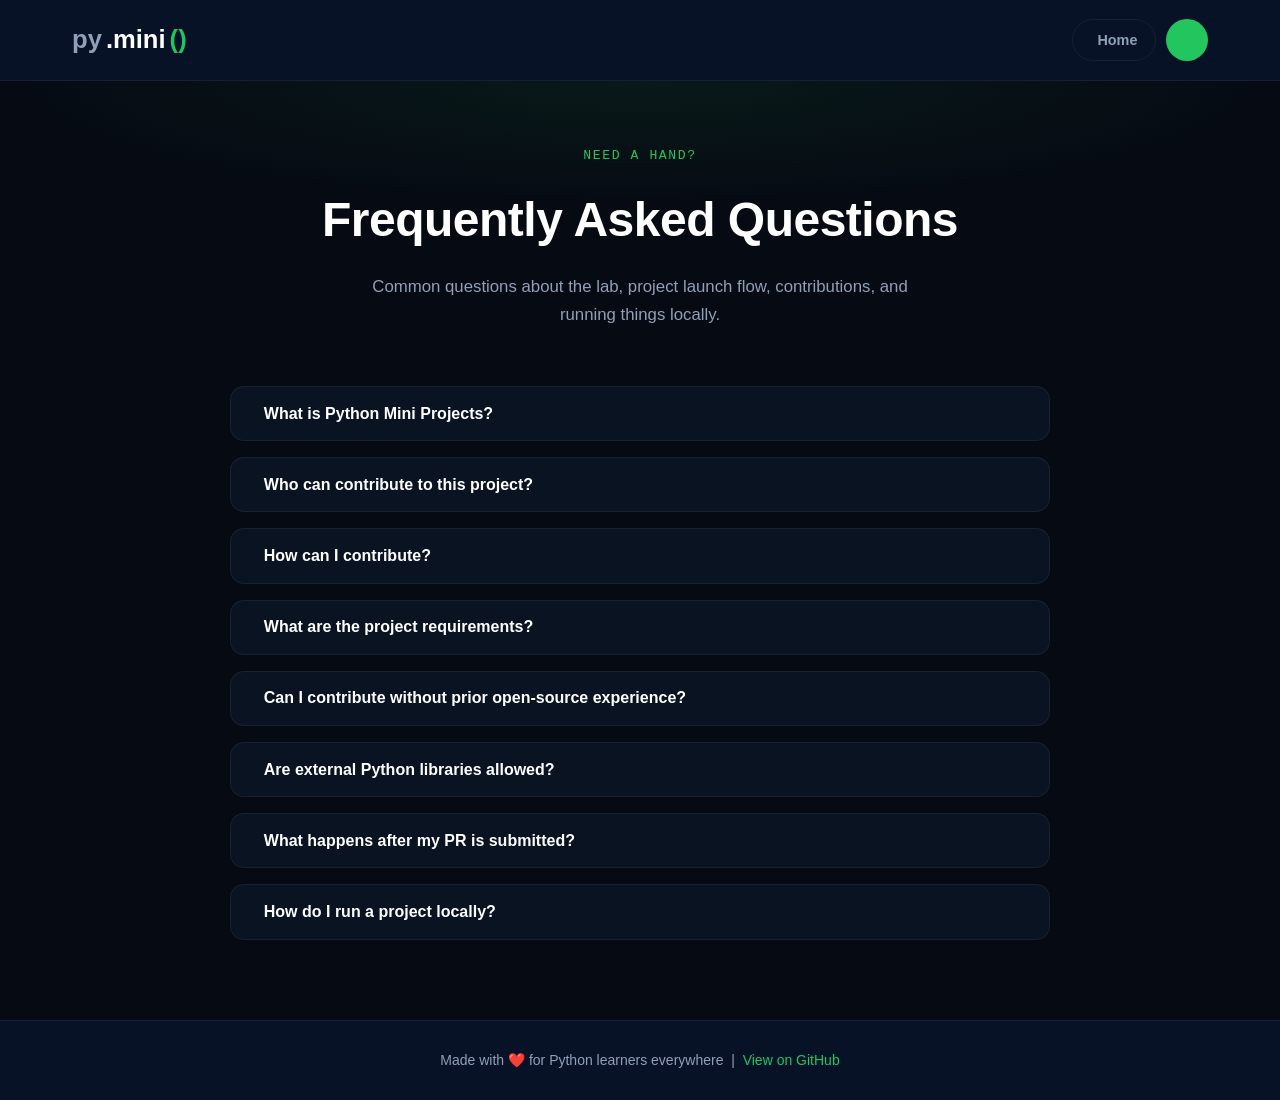
<file: web-app/faq.html>
<!DOCTYPE html>
<html lang="en">
<head>
    <meta charset="UTF-8">
    <meta name="viewport" content="width=device-width, initial-scale=1.0">
    <meta name="description" content="Frequently Asked Questions about Python Mini Projects — contributions, requirements, GSSoC participation, and running projects locally.">
    <meta name="color-scheme" content="dark light">
    <meta id="themeColorMeta" name="theme-color" content="#0f172a">
    <meta http-equiv="Content-Security-Policy" content="default-src 'self'; script-src 'self' 'unsafe-inline' https://cdn.jsdelivr.net; style-src 'self' 'unsafe-inline' https://fonts.googleapis.com; font-src 'self' https://fonts.gstatic.com; img-src 'self' data:; connect-src 'self' https://pyodide-cdn2.iodide.io; base-uri 'self'; form-action 'self'">
    <meta property="og:type" content="website">
    <meta property="og:url" content="https://steam-bell-92.github.io/python-mini-project/faq.html">
    <meta property="og:title" content="FAQ - Python Mini Projects">
    <meta property="og:description" content="Frequently Asked Questions about Python Mini Projects — contributions, requirements, GSSoC participation, and running projects locally.">
    <meta property="og:site_name" content="py.mini() lab">
    <meta name="twitter:card" content="summary_large_image">
    <meta name="twitter:url" content="https://steam-bell-92.github.io/python-mini-project/faq.html">
    <meta name="twitter:title" content="FAQ - Python Mini Projects">
    <meta name="twitter:description" content="Frequently Asked Questions about Python Mini Projects — contributions, requirements, GSSoC participation, and running projects locally.">
    <link rel="canonical" href="https://steam-bell-92.github.io/python-mini-project/faq.html">
    <title>FAQ - Python Mini Projects</title>
    <link rel="icon" href="assets/favicon.svg" type="image/svg+xml">
    <script type="application/ld+json">
    {"@context":"https://schema.org","@type":"FAQPage","name":"FAQ - py.mini() Lab","url":"https://steam-bell-92.github.io/python-mini-project/faq.html","publisher":{"@type":"Organization","name":"py.mini() lab"}}
    </script>
    <link rel="preconnect" href="https://fonts.googleapis.com">
    <link rel="preconnect" href="https://fonts.gstatic.com" crossorigin>
    <link href="https://fonts.googleapis.com/css2?family=IBM+Plex+Mono:wght@400;600&family=Space+Grotesk:wght@600;700&display=swap" rel="stylesheet">
    <link rel="stylesheet" href="https://cdnjs.cloudflare.com/ajax/libs/font-awesome/6.4.0/css/all.min.css"
    integrity="sha384-iYQieczLE1ZYcx91pNAt4whAqKhW2ED8oBkFkXhNRCGF7GcCQBQb0or7TGoBMgo"
    crossorigin="anonymous">
    <style>
        :root {
            --bg-main:#060b13; --bg-card:#0a1322; --bg-header:#071227;
            --text-primary:#ffffff; --text-muted:#8fa0b7;
            --accent:#22c55e; --accent-dim:rgba(34,197,94,.12);
            --border:rgba(255,255,255,.06); --code-bg:#0d1b2a;
        }
        html[data-theme="light"] {
            --bg-main:#f8fafc; --bg-card:#ffffff; --bg-header:#ffffff;
            --text-primary:#0f172a; --text-muted:#475569;
            --accent:#16a34a; --accent-dim:rgba(22,163,74,.1);
            --border:#e2e8f0; --code-bg:#f1f5f9;
        }
        *,*::before,*::after{box-sizing:border-box;margin:0;padding:0}
        body{background:var(--bg-main);color:var(--text-primary);font-family:'Segoe UI',Roboto,sans-serif;line-height:1.7;transition:background .3s,color .3s}

        /* Header */
        .faq-header{background:var(--bg-header);border-bottom:1px solid var(--border);position:sticky;top:0;z-index:1000;transition:background .3s,border-color .3s}
        .header-inner{max-width:1200px;margin:0 auto;padding:0 2rem;height:80px;display:flex;justify-content:space-between;align-items:center;gap:1rem}
        .logo-wrap{display:flex;align-items:center;gap:4px;text-decoration:none;font-family:'Space Grotesk',sans-serif;font-size:1.6rem;font-weight:700}
        .logo-py{color:var(--text-muted)} .logo-mini{color:var(--text-primary)} .logo-parens{color:var(--accent)}
        .header-controls{display:flex;align-items:center;gap:10px}
        .btn-back,.btn-theme{height:42px;display:inline-flex;align-items:center;justify-content:center;border-radius:50px;cursor:pointer;font-family:'Space Grotesk',sans-serif;font-weight:600;font-size:.9rem;transition:all .2s ease;text-decoration:none;border:1px solid var(--border)}
        .btn-back{padding:0 1.1rem;background:transparent;color:var(--text-muted);gap:.45rem}
        .btn-back:hover{color:var(--accent);border-color:var(--accent);transform:translateY(-1px)}
        .btn-theme{width:42px;background:var(--accent);color:#fff;border-color:transparent;font-size:1rem}
        .btn-theme:hover{transform:translateY(-2px) scale(1.07)}

        /* Hero */
        .faq-hero{text-align:center;padding:4rem 1rem 2.5rem;position:relative}
        .faq-hero::before{content:'';position:absolute;inset:0;background:radial-gradient(ellipse 70% 60% at 50% 0%,rgba(34,197,94,.08) 0%,transparent 70%);pointer-events:none}
        .hero-kicker{font-family:'IBM Plex Mono',monospace;font-size:.82rem;color:var(--accent);letter-spacing:.12em;text-transform:uppercase;margin-bottom:.75rem}
        .hero-title{font-family:'Space Grotesk',sans-serif;font-size:clamp(2rem,5vw,3rem);font-weight:700;letter-spacing:-.5px;margin-bottom:.75rem}
        .hero-sub{color:var(--text-muted);font-size:1.05rem;max-width:540px;margin:0 auto}

        /* Main */
        .faq-main{max-width:860px;margin:0 auto;padding:1rem 1.25rem 5rem}
        .faq-grid{display:grid;gap:1rem}

        /* Cards */
        .faq-card{background:var(--bg-card);border:1px solid var(--border);border-radius:14px;overflow:hidden;transition:border-color .2s,box-shadow .2s}
        .faq-card:hover{border-color:rgba(34,197,94,.3);box-shadow:0 4px 20px rgba(34,197,94,.07)}
        .faq-card.open{border-color:var(--accent)}
        .faq-trigger{width:100%;display:flex;align-items:center;justify-content:space-between;gap:1rem;padding:1.1rem 1.4rem;background:transparent;border:none;cursor:pointer;text-align:left;color:var(--text-primary);font-size:1rem;font-weight:600;font-family:inherit;transition:background .2s}
        .faq-trigger:hover{background:var(--accent-dim)}
        .faq-card.open .faq-trigger{background:var(--accent-dim)}
        .faq-label{display:flex;align-items:center;gap:.65rem}
        .faq-label i{color:var(--accent);font-size:.95rem;flex-shrink:0}
        .faq-icon i{color:var(--text-muted);transition:transform .3s ease;font-size:.85rem;flex-shrink:0}
        .faq-card.open .faq-icon i{transform:rotate(180deg);color:var(--accent)}
        .faq-panel{max-height:0;overflow:hidden;transition:max-height .35s ease,padding .25s ease;padding:0 1.4rem}
        .faq-card.open .faq-panel{max-height:600px;padding:0 1.4rem 1.2rem}
        .faq-panel p{color:var(--text-muted);font-size:.97rem;margin-bottom:.75rem}
        .faq-panel p:last-child{margin-bottom:0}
        .faq-panel ul{color:var(--text-muted);font-size:.97rem;padding-left:1.4rem;margin-bottom:.75rem}
        .faq-panel li{margin-bottom:.35rem}
        .faq-panel pre{background:var(--code-bg);border:1px solid var(--border);border-left:3px solid var(--accent);border-radius:8px;padding:.75rem 1rem;margin:.6rem 0;overflow-x:auto}
        .faq-panel code{font-family:'IBM Plex Mono',monospace;font-size:.85rem;color:var(--accent)}

        /* Footer */
        .faq-footer{background:var(--bg-header);border-top:1px solid var(--border);text-align:center;padding:1.75rem 1rem;font-size:.875rem;color:var(--text-muted);transition:background .3s,border-color .3s}
        .faq-footer a{color:var(--accent);text-decoration:none;transition:opacity .2s}
        .faq-footer a:hover{opacity:.75}

        @media(max-width:600px){
            .header-inner{padding:0 1rem;height:68px}
            .logo-wrap{font-size:1.3rem}
            .btn-back span{display:none}
        }
    </style>
</head>
<body>

    <header class="faq-header">
        <div class="header-inner">
            <a href="index.html" class="logo-wrap">
                <span class="logo-py">py</span>
                <span class="logo-mini">.mini</span>
                <span class="logo-parens">()</span>
            </a>
            <div class="header-controls">
                <a href="index.html" class="btn-back">
                    <i class="fas fa-arrow-left"></i>
                    <span>Home</span>
                </a>
                <button type="button" class="btn-theme" id="themeToggle" aria-label="Toggle theme">
                    <i class="fas fa-sun" id="themeIcon"></i>
                </button>
            </div>
        </div>
    </header>

    <div class="faq-hero">
        <p class="hero-kicker">Need a hand?</p>
        <h1 class="hero-title">Frequently Asked Questions</h1>
        <p class="hero-sub">Common questions about the lab, project launch flow, contributions, and running things locally.</p>
    </div>

    <main class="faq-main">
        <div class="faq-grid">

            <article class="faq-card">
                <button class="faq-trigger" aria-expanded="false" aria-controls="faq-panel-1" id="faq-button-1">
                    <span class="faq-label"><i class="fas fa-book-open" aria-hidden="true"></i> What is Python Mini Projects?</span>
                    <span class="faq-icon"><i class="fas fa-chevron-down" aria-hidden="true"></i></span>
                </button>
                <div id="faq-panel-1" class="faq-panel" role="region" aria-labelledby="faq-button-1">
                    <p>Python Mini Projects is a GSSoC-approved open-source project designed to make learning Python fun, practical, and beginner-friendly through interactive mini projects.</p>
                    <p>Perfect for students, beginners, and anyone who wants to build fun projects while learning Python.</p>
                </div>
            </article>

            <article class="faq-card">
                <button class="faq-trigger" aria-expanded="false" aria-controls="faq-panel-2" id="faq-button-2">
                    <span class="faq-label"><i class="fas fa-hands-helping" aria-hidden="true"></i> Who can contribute to this project?</span>
                    <span class="faq-icon"><i class="fas fa-chevron-down" aria-hidden="true"></i></span>
                </button>
                <div id="faq-panel-2" class="faq-panel" role="region" aria-labelledby="faq-button-2">
                    <p>Currently, contributions are open only to officially approved GSSoC participants.</p>
                </div>
            </article>

            <article class="faq-card">
                <button class="faq-trigger" aria-expanded="false" aria-controls="faq-panel-3" id="faq-button-3">
                    <span class="faq-label"><i class="fas fa-code-branch" aria-hidden="true"></i> How can I contribute?</span>
                    <span class="faq-icon"><i class="fas fa-chevron-down" aria-hidden="true"></i></span>
                </button>
                <div id="faq-panel-3" class="faq-panel" role="region" aria-labelledby="faq-button-3">
                    <p>You can:</p>
                    <ul>
                        <li>work on existing issues</li>
                        <li>create a new issue (after checking for duplicates)</li>
                        <li>comment under the issue to get assigned</li>
                    </ul>
                    <p>A project admin will review and assign the issue.</p>
                </div>
            </article>

            <article class="faq-card">
                <button class="faq-trigger" aria-expanded="false" aria-controls="faq-panel-4" id="faq-button-4">
                    <span class="faq-label"><i class="fas fa-list-check" aria-hidden="true"></i> What are the project requirements?</span>
                    <span class="faq-icon"><i class="fas fa-chevron-down" aria-hidden="true"></i></span>
                </button>
                <div id="faq-panel-4" class="faq-panel" role="region" aria-labelledby="faq-button-4">
                    <ul>
                        <li>Python 3.10+</li>
                        <li>Standard library only (no external dependencies)</li>
                        <li>Zero setup required</li>
                        <li>Cross-platform support (Windows, macOS, Linux)</li>
                    </ul>
                </div>
            </article>

            <article class="faq-card">
                <button class="faq-trigger" aria-expanded="false" aria-controls="faq-panel-5" id="faq-button-5">
                    <span class="faq-label"><i class="fas fa-user-graduate" aria-hidden="true"></i> Can I contribute without prior open-source experience?</span>
                    <span class="faq-icon"><i class="fas fa-chevron-down" aria-hidden="true"></i></span>
                </button>
                <div id="faq-panel-5" class="faq-panel" role="region" aria-labelledby="faq-button-5">
                    <p>Yes. This project is beginner-friendly and a great place to start contributing to open source.</p>
                </div>
            </article>

            <article class="faq-card">
                <button class="faq-trigger" aria-expanded="false" aria-controls="faq-panel-6" id="faq-button-6">
                    <span class="faq-label"><i class="fas fa-ban" aria-hidden="true"></i> Are external Python libraries allowed?</span>
                    <span class="faq-icon"><i class="fas fa-chevron-down" aria-hidden="true"></i></span>
                </button>
                <div id="faq-panel-6" class="faq-panel" role="region" aria-labelledby="faq-button-6">
                    <p>No. Only Python standard libraries are allowed in this project.</p>
                </div>
            </article>

            <article class="faq-card">
                <button class="faq-trigger" aria-expanded="false" aria-controls="faq-panel-7" id="faq-button-7">
                    <span class="faq-label"><i class="fas fa-check-circle" aria-hidden="true"></i> What happens after my PR is submitted?</span>
                    <span class="faq-icon"><i class="fas fa-chevron-down" aria-hidden="true"></i></span>
                </button>
                <div id="faq-panel-7" class="faq-panel" role="region" aria-labelledby="faq-button-7">
                    <p>After your PR is reviewed and merged, your contribution points will be updated on your GSSoC profile within approximately 20–24 hours.</p>
                </div>
            </article>

            <article class="faq-card">
                <button class="faq-trigger" aria-expanded="false" aria-controls="faq-panel-8" id="faq-button-8">
                    <span class="faq-label"><i class="fas fa-terminal" aria-hidden="true"></i> How do I run a project locally?</span>
                    <span class="faq-icon"><i class="fas fa-chevron-down" aria-hidden="true"></i></span>
                </button>
                <div id="faq-panel-8" class="faq-panel" role="region" aria-labelledby="faq-button-8">
                    <p>Clone the repository:</p>
                    <pre><code>git clone https://github.com/YOUR_USERNAME/python-mini-project.git</code></pre>
                    <p>Then serve it:</p>
                    <pre><code>cd web-app
python -m http.server 5500</code></pre>
                    <p>Or with Node.js live-server:</p>
                    <pre><code>npm install -g live-server
cd web-app
live-server</code></pre>
                </div>
            </article>

        </div>
    </main>

    <footer class="faq-footer">
        <p>Made with ❤️ for Python learners everywhere &nbsp;|&nbsp;
            <a href="https://github.com/steam-bell-92/python-mini-project" target="_blank" rel="noopener noreferrer">
                <i class="fab fa-github"></i> View on GitHub
            </a>
        </p>
    </footer>

    <script>
        const html      = document.documentElement;
        const themeBtn  = document.getElementById('themeToggle');
        const themeIcon = document.getElementById('themeIcon');

        function applyTheme(t) {
            if (t === 'light') {
                html.setAttribute('data-theme', 'light');
                themeIcon.className = 'fas fa-moon';
                themeBtn.setAttribute('aria-label', 'Switch to dark mode');
            } else {
                html.removeAttribute('data-theme');
                themeIcon.className = 'fas fa-sun';
                themeBtn.setAttribute('aria-label', 'Switch to light mode');
            }
            localStorage.setItem('theme', t);
        }

        applyTheme(localStorage.getItem('theme') || 'dark');
        themeBtn.addEventListener('click', () => {
            applyTheme(html.getAttribute('data-theme') === 'light' ? 'dark' : 'light');
        });

        function closeAll() {
            document.querySelectorAll('.faq-card.open').forEach(card => {
                card.classList.remove('open');
                card.querySelector('.faq-trigger').setAttribute('aria-expanded', 'false');
            });
        }

        document.querySelectorAll('.faq-trigger').forEach(btn => {
            btn.addEventListener('click', () => {
                const card   = btn.closest('.faq-card');
                const isOpen = card.classList.contains('open');
                closeAll();
                if (!isOpen) {
                    card.classList.add('open');
                    btn.setAttribute('aria-expanded', 'true');
                }
            });
            btn.addEventListener('keydown', e => {
                if (e.key === 'Enter' || e.key === ' ') { e.preventDefault(); btn.click(); }
            });
        });
    </script>

</body>
</html>
</file>
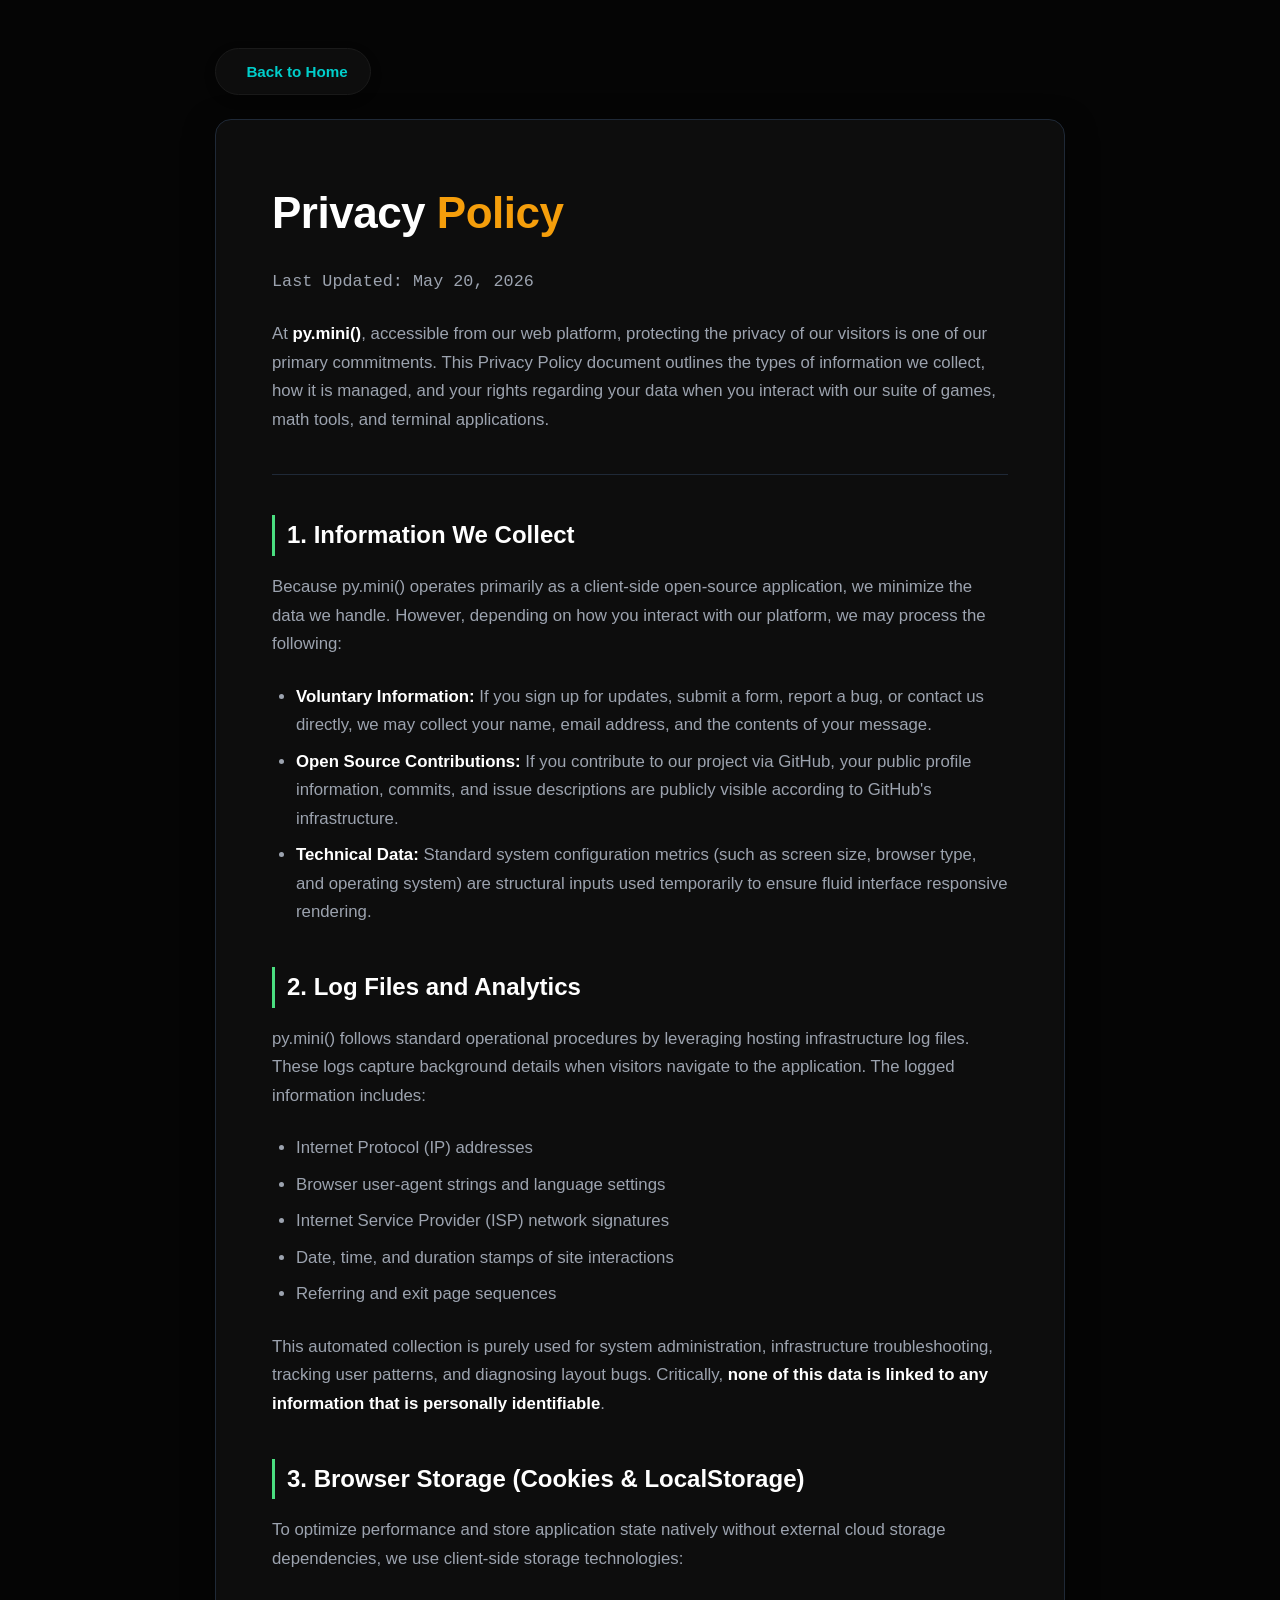
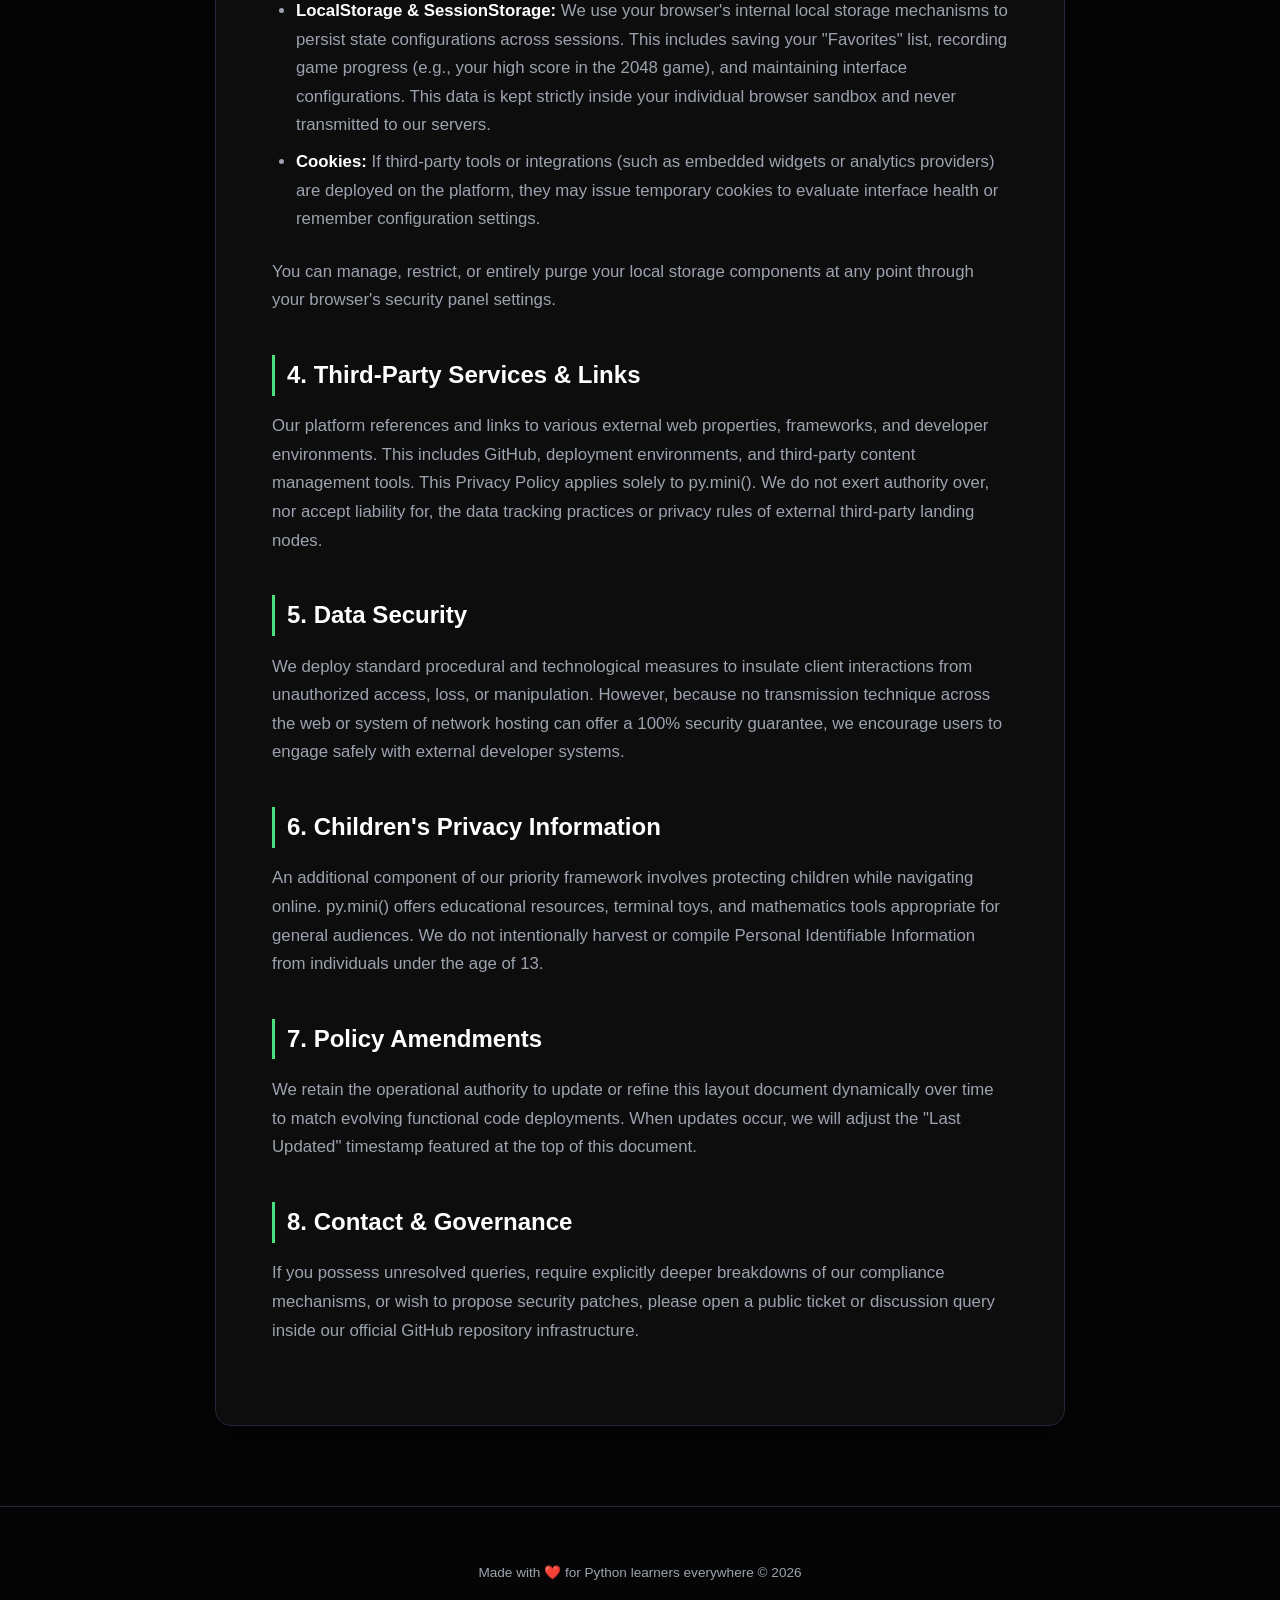
<file: web-app/privacy-policy.html>
<!DOCTYPE html>
<html lang="en">
<head>
    <meta charset="UTF-8">
    <meta name="viewport" content="width=device-width, initial-scale=1.0">
    <meta name="description" content="Read the Privacy Policy of py.mini(). Learn how we protect user privacy, minimize data tracking, and store state natively in local storage.">
    <meta http-equiv="Content-Security-Policy" content="default-src 'self'; script-src 'self' 'unsafe-inline' https://cdn.jsdelivr.net; style-src 'self' 'unsafe-inline' https://fonts.googleapis.com; font-src 'self' https://fonts.gstatic.com; img-src 'self' data:; connect-src 'self' https://pyodide-cdn2.iodide.io; base-uri 'self'; form-action 'self'">
    
    <meta property="og:type" content="website">
    <meta property="og:url" content="https://steam-bell-92.github.io/python-mini-project/privacy-policy.html">
    <meta property="og:title" content="Privacy Policy - py.mini() Lab">
    <meta property="og:description" content="Read the Privacy Policy of py.mini(). Learn how we protect user privacy, minimize data tracking, and store state natively in local storage.">
    <meta property="og:site_name" content="py.mini() lab">

    <meta name="twitter:card" content="summary_large_image">
    <meta name="twitter:url" content="https://steam-bell-92.github.io/python-mini-project/privacy-policy.html">
    <meta name="twitter:title" content="Privacy Policy - py.mini() Lab">
    <meta name="twitter:description" content="Read the Privacy Policy of py.mini(). Learn how we protect user privacy, minimize data tracking, and store state natively in local storage.">
    <link rel="canonical" href="https://steam-bell-92.github.io/python-mini-project/privacy-policy.html">

    <title>Privacy Policy - py.mini() Lab</title>
    <link rel="icon" href="assets/favicon.svg" type="image/svg+xml">
    
    <script type="application/ld+json">
    {
    "@context": "https://schema.org",
    "@type": "WebPage",
    "name": "Privacy Policy - py.mini() Lab",
    "description": "Read the Privacy Policy of py.mini(). Learn how we protect user privacy, minimize data tracking, and store state natively in local storage.",
    "url": "https://steam-bell-92.github.io/python-mini-project/privacy-policy.html",
    "publisher": {
        "@type": "Organization",
                "name": "py.mini() lab"
    }
    }
    </script>

    <link rel="preconnect" href="https://fonts.googleapis.com">
    <link rel="preconnect" href="https://fonts.gstatic.com" crossorigin>
    <link href="https://fonts.googleapis.com/css2?family=IBM+Plex+Mono:wght@400;600&family=Space+Grotesk:wght@600;700&display=swap" rel="stylesheet">
    <link rel="stylesheet" href="https://cdnjs.cloudflare.com/ajax/libs/font-awesome/6.4.0/css/all.min.css"
    integrity="sha384-iYQieczLE1ZYcx91pNAt4whAqKhW2ED8oBkFkXhNRCGF7GcCQBQb0or7TGoBMgo"
    crossorigin="anonymous">

    <style>
        /* ==========================================================================
        COLOR TOKENS & ROOT STYLES
           ========================================================================== */
        :root {
            --bg-main: #050505;       
            --bg-card: #0d0d0d;       
            --text-primary: #ffffff;
            --text-muted: #9ca3af;    
            --accent-green: #4ade80;  
            --accent-orange: #f59e0b; 
            --accent-cyan: #00cecb;    /* Specific Cyan tint from the target image */
            --border-color: #1f2937;  
            --header-bg: #050505;
            --btn-bg: #0d0d0d;
            --btn-border: #1a1a1a;
        }

        /* ==========================================================================
        DYNAMIC LIGHT THEME STATE
           ========================================================================== */
        html[data-theme="light"], body.light-mode {
            --bg-main: #f8fafc;       
            --bg-card: #ffffff;       
            --text-primary: #0f172a;  
            --text-muted: #475569;    
            --border-color: #e2e8f0;  
            --accent-green: #16a34a;  
            --accent-orange: #d97706;
            --accent-cyan: #008482;
            --header-bg: #ffffff;
            --btn-bg: #ffffff;
            --btn-border: #e2e8f0;
        }

        body {
            background-color: var(--bg-main);
            color: var(--text-primary);
            font-family: 'Segoe UI', Roboto, sans-serif;
            margin: 0;
            padding: 0;
            line-height: 1.7;
            transition: background-color 0.3s ease, color 0.3s ease;
        }

        .logo-py { color: var(--accent-orange); } 
        .logo-mini { color: var(--text-primary); }
        .logo-parens { color: var(--accent-green); }

        .controls-row {
            display: flex;
            align-items: center;
            gap: 14px;
        }

        .theme-toggle-btn {
            width: 48px;
            height: 48px;
            display: inline-flex;
            align-items: center;
            justify-content: center;
            border-radius: 50px;
            cursor: pointer;
            transition: all 0.25s ease;
            border: none;
            background: var(--accent-green);
            color: #050505; 
            font-size: 1.1rem;
        }

        html[data-theme="light"] .theme-toggle-btn, body.light-mode .theme-toggle-btn {
            color: #ffffff;
        }

        .theme-toggle-btn:hover {
            transform: translateY(-2px) scale(1.05);
        }

        /* ==========================================================================
        MAIN CONTENT AND NEW PILL BACK BUTTON
           ========================================================================== */
        .privacy-wrapper {
            padding: 3rem 1rem 5rem 1rem;
            display: flex;
            flex-direction: column;
            align-items: center;
        }

        .content-container {
            max-width: 850px;
            width: 100%;
            display: flex;
            flex-direction: column;
            gap: 1.5rem;
        }

        /* Exact layout and style matching reference image */
        .back-home-pill {
            align-self: flex-start;
            background-color: var(--btn-bg);
            border: 1px solid var(--btn-border);
            color: var(--accent-cyan);
            padding: 0.6rem 1.4rem;
            border-radius: 50px;
            font-family: 'Space Grotesk', sans-serif;
            font-weight: 600;
            font-size: 0.95rem;
            text-decoration: none;
            display: inline-flex;
            align-items: center;
            gap: 8px;
            box-shadow: 0 4px 12px rgba(0, 0, 0, 0.2);
            transition: all 0.2s ease-in-out;
        }

        .back-home-pill:hover {
            transform: translateY(-2px);
            border-color: var(--accent-cyan);
            box-shadow: 0 6px 16px rgba(0, 206, 203, 0.15);
        }

        .privacy-card {
            background-color: var(--bg-card);
            width: 100%;
            padding: 3.5rem;
            border-radius: 16px;
            border: 1px solid var(--border-color);
            box-shadow: 0 10px 30px rgba(0, 0, 0, 0.5);
            transition: background-color 0.3s ease, border-color 0.3s ease;
            box-sizing: border-box;
        }

        .privacy-card h1 {
            font-family: 'Space Grotesk', sans-serif;
            font-size: 2.75rem;
            margin-top: 0;
            margin-bottom: 0.5rem;
            letter-spacing: -0.5px;
        }

        .title-accent {
            color: var(--accent-orange);
        }

        .last-updated {
            color: var(--accent-green);
            font-size: 0.9rem;
            font-family: 'IBM Plex Mono', monospace;
            margin-bottom: 2.5rem;
        }

        .divider {
            border: 0;
            height: 1px;
            background: var(--border-color);
            margin: 2.5rem 0;
        }

        .privacy-card h2 {
            font-family: 'Space Grotesk', sans-serif;
            color: var(--text-primary);
            font-size: 1.5rem;
            margin-top: 2.5rem;
            margin-bottom: 1rem;
            border-left: 3px solid var(--accent-green);
            padding-left: 12px;
        }

        .privacy-card p, .privacy-card ul {
            color: var(--text-muted);
            font-size: 1.05rem;
            margin-bottom: 1.5rem;
        }

        .privacy-card ul { padding-left: 1.5rem; }
        .privacy-card li { margin-bottom: 0.5rem; }
        .privacy-card strong { color: var(--text-primary); }

        /* ==========================================================================
        FOOTER BASE
           ========================================================================== */
        .privacy-footer {
            text-align: center;
            padding: 2.5rem;
            color: var(--text-muted);
            font-size: 0.85rem;
            border-top: 1px solid var(--border-color);
        }

        /* ==========================================================================
        RESPONSIVE STRUCTURAL TWEAKS
           ========================================================================== */
        @media (max-width: 768px) {
            .privacy-card { padding: 2.5rem 1.5rem; }
            .privacy-card h1 { font-size: 2.25rem; }
            .header-container { padding: 0 1rem; }
            .logo-wrap { font-size: 1.6rem; }
        }
    </style>
</head>
<body>
    <main class="privacy-wrapper">
        <div class="content-container">
            <a href="index.html" class="back-home-pill">
                <i class="fas fa-arrow-left"></i> Back to Home
            </a>

            <article class="privacy-card">
                <h1>Privacy <span class="title-accent">Policy</span></h1>
                <p class="last-updated">Last Updated: May 20, 2026</p>
                
                <p>At <strong>py.mini()</strong>, accessible from our web platform, protecting the privacy of our visitors is one of our primary commitments. This Privacy Policy document outlines the types of information we collect, how it is managed, and your rights regarding your data when you interact with our suite of games, math tools, and terminal applications.</p>
                
                <hr class="divider">

                <section>
                    <h2>1. Information We Collect</h2>
                    <p>Because py.mini() operates primarily as a client-side open-source application, we minimize the data we handle. However, depending on how you interact with our platform, we may process the following:</p>
                    <ul>
                        <li><strong>Voluntary Information:</strong> If you sign up for updates, submit a form, report a bug, or contact us directly, we may collect your name, email address, and the contents of your message.</li>
                        <li><strong>Open Source Contributions:</strong> If you contribute to our project via GitHub, your public profile information, commits, and issue descriptions are publicly visible according to GitHub's infrastructure.</li>
                        <li><strong>Technical Data:</strong> Standard system configuration metrics (such as screen size, browser type, and operating system) are structural inputs used temporarily to ensure fluid interface responsive rendering.</li>
                    </ul>
                </section>

                <section>
                    <h2>2. Log Files and Analytics</h2>
                    <p>py.mini() follows standard operational procedures by leveraging hosting infrastructure log files. These logs capture background details when visitors navigate to the application. The logged information includes:</p>
                    <ul>
                        <li>Internet Protocol (IP) addresses</li>
                        <li>Browser user-agent strings and language settings</li>
                        <li>Internet Service Provider (ISP) network signatures</li>
                        <li>Date, time, and duration stamps of site interactions</li>
                        <li>Referring and exit page sequences</li>
                    </ul>
                    <p>This automated collection is purely used for system administration, infrastructure troubleshooting, tracking user patterns, and diagnosing layout bugs. Critically, <strong>none of this data is linked to any information that is personally identifiable</strong>.</p>
                </section>

                <section>
                    <h2>3. Browser Storage (Cookies & LocalStorage)</h2>
                    <p>To optimize performance and store application state natively without external cloud storage dependencies, we use client-side storage technologies:</p>
                    <ul>
                        <li><strong>LocalStorage & SessionStorage:</strong> We use your browser's internal local storage mechanisms to persist state configurations across sessions. This includes saving your "Favorites" list, recording game progress (e.g., your high score in the 2048 game), and maintaining interface configurations. This data is kept strictly inside your individual browser sandbox and never transmitted to our servers.</li>
                        <li><strong>Cookies:</strong> If third-party tools or integrations (such as embedded widgets or analytics providers) are deployed on the platform, they may issue temporary cookies to evaluate interface health or remember configuration settings.</li>
                    </ul>
                    <p>You can manage, restrict, or entirely purge your local storage components at any point through your browser's security panel settings.</p>
                </section>

                <section>
                    <h2>4. Third-Party Services & Links</h2>
                    <p>Our platform references and links to various external web properties, frameworks, and developer environments. This includes GitHub, deployment environments, and third-party content management tools. This Privacy Policy applies solely to py.mini(). We do not exert authority over, nor accept liability for, the data tracking practices or privacy rules of external third-party landing nodes.</p>
                </section>

                <section>
                    <h2>5. Data Security</h2>
                    <p>We deploy standard procedural and technological measures to insulate client interactions from unauthorized access, loss, or manipulation. However, because no transmission technique across the web or system of network hosting can offer a 100% security guarantee, we encourage users to engage safely with external developer systems.</p>
                </section>

                <section>
                    <h2>6. Children's Privacy Information</h2>
                    <p>An additional component of our priority framework involves protecting children while navigating online. py.mini() offers educational resources, terminal toys, and mathematics tools appropriate for general audiences. We do not intentionally harvest or compile Personal Identifiable Information from individuals under the age of 13.</p>
                </section>

                <section>
                    <h2>7. Policy Amendments</h2>
                    <p>We retain the operational authority to update or refine this layout document dynamically over time to match evolving functional code deployments. When updates occur, we will adjust the "Last Updated" timestamp featured at the top of this document.</p>
                </section>

                <section>
                    <h2>8. Contact & Governance</h2>
                    <p>If you possess unresolved queries, require explicitly deeper breakdowns of our compliance mechanisms, or wish to propose security patches, please open a public ticket or discussion query inside our official GitHub repository infrastructure.</p>
                </section>
            </article>
        </div>
    </main>

    <footer class="privacy-footer">
        <p>Made with ❤️ for Python learners everywhere &copy; 2026</p>
    </footer>

    <script>
        const themeToggleBtn = document.getElementById('privacyThemeToggle');
        const themeIcon = document.getElementById('themeIcon');
        const htmlElement = document.documentElement;

        function initTheme() {
            const savedTheme = localStorage.getItem('theme') || 'dark';
            applyTheme(savedTheme);
        }

        function applyTheme(theme) {
            if (theme === 'light') {
                htmlElement.setAttribute('data-theme', 'light');
                document.body.classList.add('light-mode');
                themeIcon.className = 'fas fa-moon'; 
            } else {
                htmlElement.removeAttribute('data-theme');
                document.body.classList.remove('light-mode');
                themeIcon.className = 'fas fa-sun'; 
            }
            localStorage.setItem('theme', theme);
        }

        themeToggleBtn.addEventListener('click', () => {
            const currentTheme = htmlElement.getAttribute('data-theme') === 'light' ? 'light' : 'dark';
            const nextTheme = currentTheme === 'dark' ? 'light' : 'dark';
            applyTheme(nextTheme);
        });

        initTheme();
    </script>
</body>
</html>
</file>
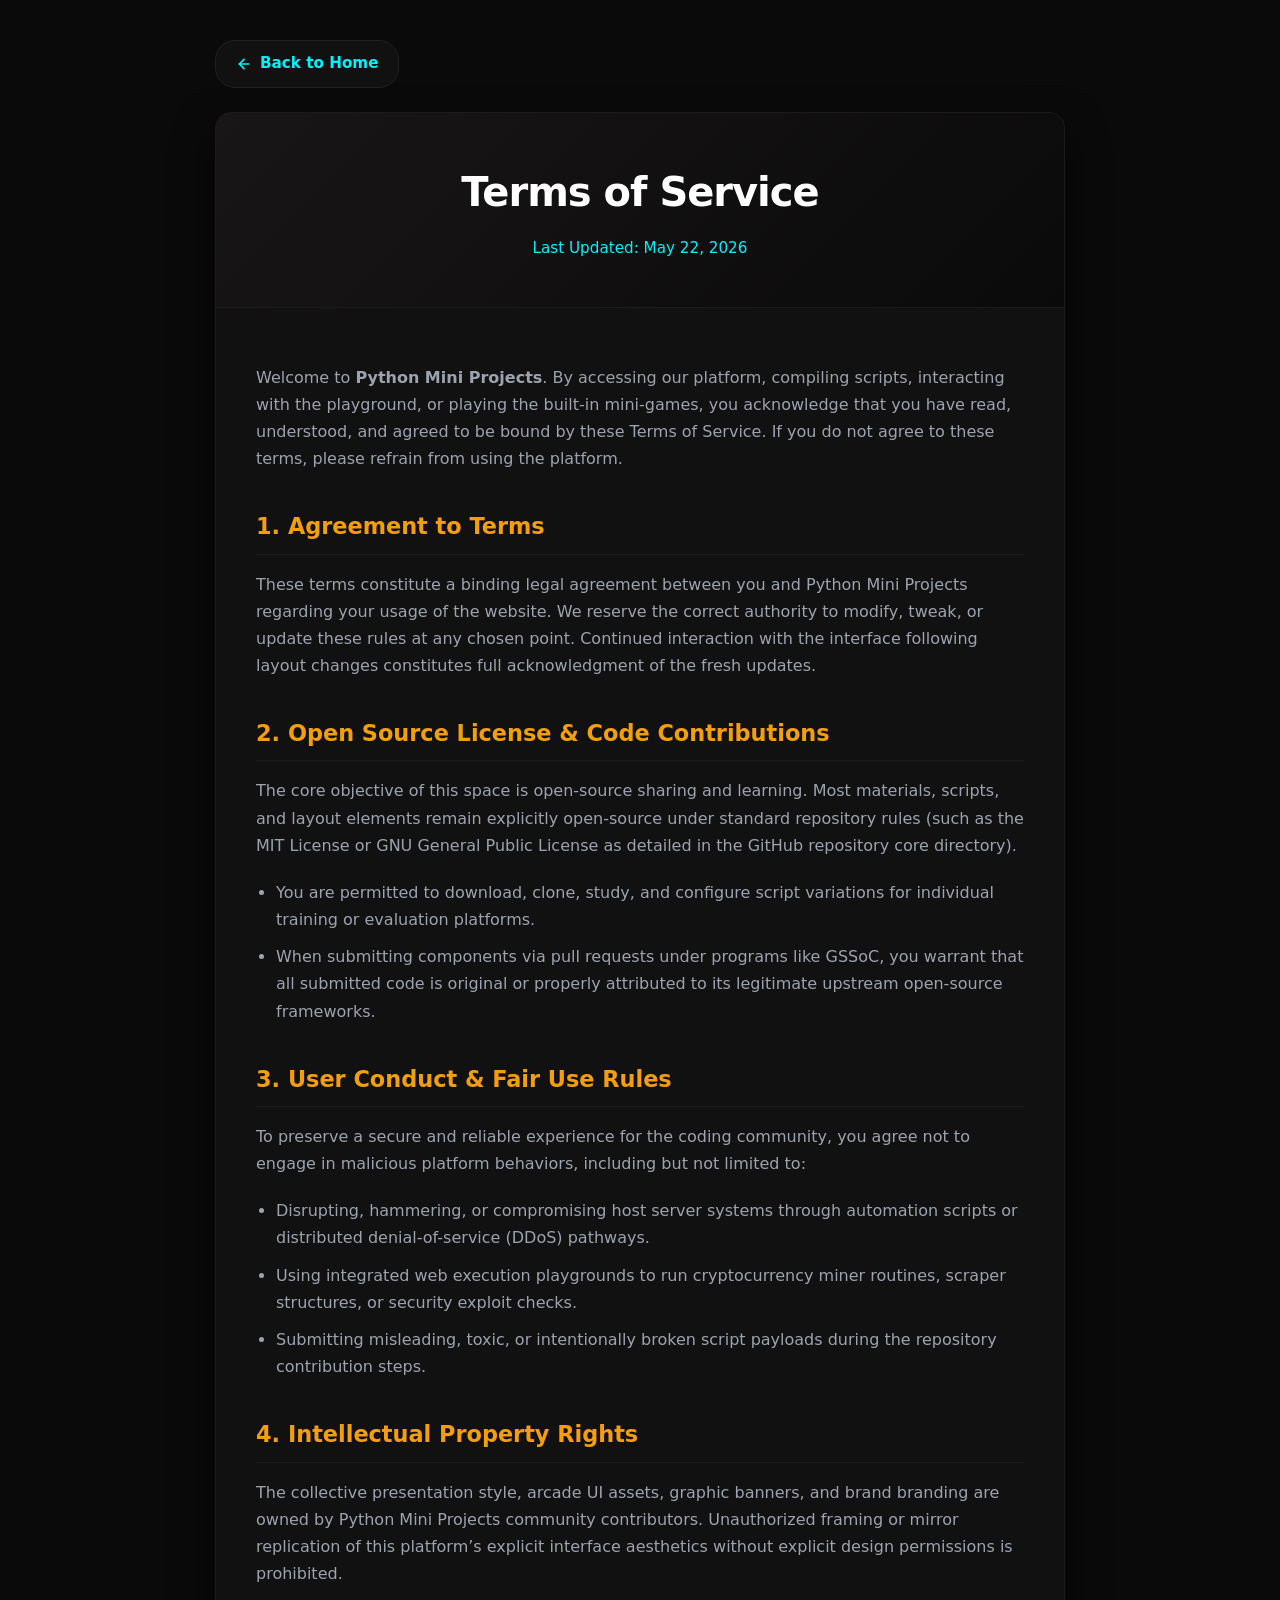
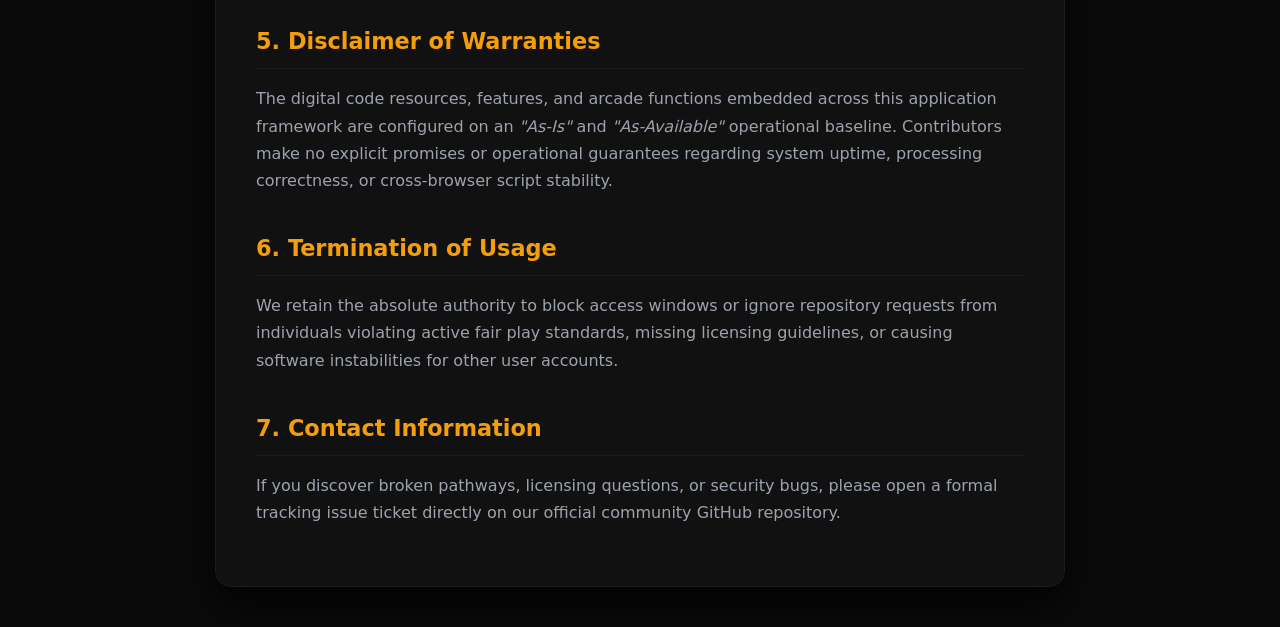
<file: web-app/terms-condition.html>
<!DOCTYPE html>
<html lang="en">
<head>
    <meta charset="UTF-8">
    <meta name="viewport" content="width=device-width, initial-scale=1.0">
    <meta http-equiv="Content-Security-Policy" content="default-src 'self'; script-src 'self' 'unsafe-inline' https://cdn.jsdelivr.net; style-src 'self' 'unsafe-inline' https://fonts.googleapis.com; font-src 'self' https://fonts.gstatic.com; img-src 'self' data:; connect-src 'self' https://pyodide-cdn2.iodide.io; base-uri 'self'; form-action 'self'">
    <title>Terms of Service - Python Mini Projects</title>
    <style>
        /* Base Layout & Exact Homepage Match Theme Colors */
        body {
            background-color: #0b0a0a; /* Exact homepage dark background color */
            color: #d1d5db;
            font-family: 'Segoe UI', system-ui, -apple-system, sans-serif;
            margin: 0;
            padding: 0;
            line-height: 1.7;
        }

        .tos-container {
            max-width: 850px;
            margin: 40px auto;
            padding: 0 20px;
        }

        /* Top Action Bar containing the Navigation Button */
        .action-bar {
            margin-bottom: 24px;
        }

        .btn-back {
            display: inline-flex;
            align-items: center;
            gap: 8px;
            background-color: #121111; /* Matches dark button background */
            color: #00f2fe; /* Highlighting arcade cyan/mint hue from the navbar button */
            text-decoration: none;
            padding: 10px 20px;
            border-radius: 20px; /* Rounded pill shape matching your top nav buttons */
            font-size: 0.95rem;
            font-weight: 600;
            border: 1px solid #221f1f;
            transition: all 0.2s ease-in-out;
        }

        .btn-back:hover {
            background-color: #00f2fe;
            color: #0b0a0a;
            border-color: #00f2fe;
            box-shadow: 0 0 15px rgba(0, 242, 254, 0.4);
            transform: translateX(-2px);
        }

        /* Card Container matching the homepage grid items layout */
        .tos-card {
            background: #121111; /* Matches the exact grid project card background */
            border: 1px solid #1c1a1a; /* Subtle separator borders */
            border-radius: 16px;
            overflow: hidden;
            box-shadow: 0 20px 40px rgba(0, 0, 0, 0.7);
        }

        .tos-header {
            background: linear-gradient(135deg, #181616 0%, #0b0a0a 100%);
            padding: 45px 40px;
            border-bottom: 1px solid #1c1a1a;
            text-align: center;
        }

        .tos-header h1 {
            color: #ffffff;
            font-size: 2.5rem;
            margin: 0 0 10px 0;
            font-weight: 700;
            letter-spacing: -0.025em;
        }

        .tos-header p {
            color: #00f2fe; /* Neon accent highlight color */
            margin: 0;
            font-size: 0.95rem;
            font-weight: 500;
        }

        /* Main Policy Typography Layout */
        .tos-body {
            padding: 40px;
        }

        .tos-section-title {
            color: #f59e0b; /* Golden Orange Accent matching repository icons */
            font-size: 1.4rem;
            margin-top: 35px;
            margin-bottom: 15px;
            font-weight: 600;
            border-bottom: 1px solid #1c1a1a;
            padding-bottom: 8px;
        }

        .tos-body p {
            color: #9ca3af;
            margin-bottom: 20px;
        }

        .tos-list {
            padding-left: 20px;
            margin-bottom: 20px;
            color: #9ca3af;
        }

        .tos-list li {
            margin-bottom: 10px;
        }

        /* Responsive Breakpoints */
        @media (max-width: 768px) {
            .tos-container {
                margin: 20px auto;
            }
            .tos-header {
                padding: 30px 20px;
            }
            .tos-header h1 {
                font-size: 2rem;
            }
            .tos-body {
                padding: 25px 20px;
            }
        }
    </style>
</head>
<body>

    <div class="tos-container">
        
        <div class="action-bar">
            <a href="./index.html" class="btn-back">
                <svg width="16" height="16" viewBox="0 0 24 24" fill="none" stroke="currentColor" stroke-width="2.5" stroke-linecap="round" stroke-linejoin="round"><line x1="19" y1="12" x2="5" y2="12"></line><polyline points="12 19 5 12 12 5"></polyline></svg>
                Back to Home
            </a>
        </div>

        <article class="tos-card">
            
            <header class="tos-header">
                <h1>Terms of Service</h1>
                <p>Last Updated: May 22, 2026</p>
            </header>

            <div class="tos-body">
                <p>Welcome to <strong>Python Mini Projects</strong>. By accessing our platform, compiling scripts, interacting with the playground, or playing the built-in mini-games, you acknowledge that you have read, understood, and agreed to be bound by these Terms of Service. If you do not agree to these terms, please refrain from using the platform.</p>

                <h2 class="tos-section-title">1. Agreement to Terms</h2>
                <p>These terms constitute a binding legal agreement between you and Python Mini Projects regarding your usage of the website. We reserve the correct authority to modify, tweak, or update these rules at any chosen point. Continued interaction with the interface following layout changes constitutes full acknowledgment of the fresh updates.</p>

                <h2 class="tos-section-title">2. Open Source License & Code Contributions</h2>
                <p>The core objective of this space is open-source sharing and learning. Most materials, scripts, and layout elements remain explicitly open-source under standard repository rules (such as the MIT License or GNU General Public License as detailed in the GitHub repository core directory).</p>
                <ul class="tos-list">
                    <li>You are permitted to download, clone, study, and configure script variations for individual training or evaluation platforms.</li>
                    <li>When submitting components via pull requests under programs like GSSoC, you warrant that all submitted code is original or properly attributed to its legitimate upstream open-source frameworks.</li>
                </ul>

                <h2 class="tos-section-title">3. User Conduct & Fair Use Rules</h2>
                <p>To preserve a secure and reliable experience for the coding community, you agree not to engage in malicious platform behaviors, including but not limited to:</p>
                <ul class="tos-list">
                    <li>Disrupting, hammering, or compromising host server systems through automation scripts or distributed denial-of-service (DDoS) pathways.</li>
                    <li>Using integrated web execution playgrounds to run cryptocurrency miner routines, scraper structures, or security exploit checks.</li>
                    <li>Submitting misleading, toxic, or intentionally broken script payloads during the repository contribution steps.</li>
                </ul>

                <h2 class="tos-section-title">4. Intellectual Property Rights</h2>
                <p>The collective presentation style, arcade UI assets, graphic banners, and brand branding are owned by Python Mini Projects community contributors. Unauthorized framing or mirror replication of this platform’s explicit interface aesthetics without explicit design permissions is prohibited.</p>

                <h2 class="tos-section-title">5. Disclaimer of Warranties</h2>
                <p>The digital code resources, features, and arcade functions embedded across this application framework are configured on an <em>"As-Is"</em> and <em>"As-Available"</em> operational baseline. Contributors make no explicit promises or operational guarantees regarding system uptime, processing correctness, or cross-browser script stability.</p>

                <h2 class="tos-section-title">6. Termination of Usage</h2>
                <p>We retain the absolute authority to block access windows or ignore repository requests from individuals violating active fair play standards, missing licensing guidelines, or causing software instabilities for other user accounts.</p>

                <h2 class="tos-section-title">7. Contact Information</h2>
                <p>If you discover broken pathways, licensing questions, or security bugs, please open a formal tracking issue ticket directly on our official community GitHub repository.</p>
            </div>

        </article>
    </div>

</body>
</html>
</file>
